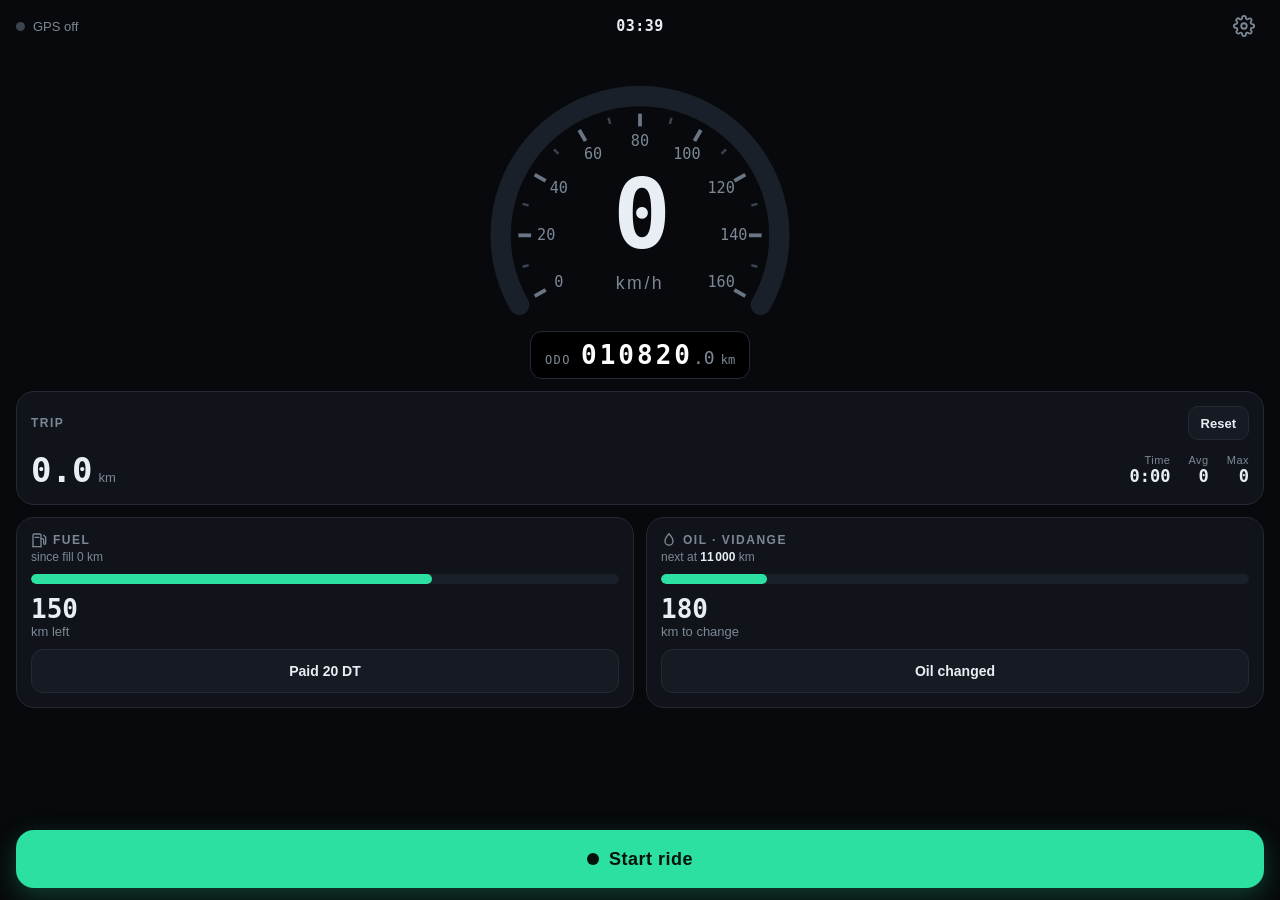
<file: index.html>
<!doctype html>
<html lang="en">
<head>
  <meta charset="utf-8">
  <meta name="viewport" content="width=device-width, initial-scale=1, viewport-fit=cover, user-scalable=no">
  <meta name="theme-color" content="#07090c">
  <meta name="apple-mobile-web-app-capable" content="yes">
  <meta name="mobile-web-app-capable" content="yes">
  <meta name="apple-mobile-web-app-status-bar-style" content="black-translucent">
  <meta name="apple-mobile-web-app-title" content="MotoDash">
  <title>MotoDash</title>
  <link rel="manifest" href="manifest.webmanifest">
  <link rel="icon" href="icons/icon.svg" type="image/svg+xml">
  <link rel="apple-touch-icon" href="icons/apple-touch-icon.png">
  <link rel="stylesheet" href="styles.css">
</head>
<body>
  <div class="app">
    <!-- Status bar -->
    <header class="status">
      <div class="gps" id="gpsStatus"><span class="dot"></span><span id="gpsText">GPS off</span></div>
      <div class="clock" id="clock">--:--</div>
      <div class="status-actions">
        <button class="icon-btn" id="btnSettings" aria-label="Settings">
          <svg viewBox="0 0 24 24" width="22" height="22" fill="none" stroke="currentColor" stroke-width="2" stroke-linecap="round" stroke-linejoin="round"><circle cx="12" cy="12" r="3"/><path d="M19.4 15a1.65 1.65 0 0 0 .33 1.82l.06.06a2 2 0 1 1-2.83 2.83l-.06-.06a1.65 1.65 0 0 0-1.82-.33 1.65 1.65 0 0 0-1 1.51V21a2 2 0 1 1-4 0v-.09A1.65 1.65 0 0 0 9 19.4a1.65 1.65 0 0 0-1.82.33l-.06.06a2 2 0 1 1-2.83-2.83l.06-.06A1.65 1.65 0 0 0 4.68 15a1.65 1.65 0 0 0-1.51-1H3a2 2 0 1 1 0-4h.09A1.65 1.65 0 0 0 4.6 9a1.65 1.65 0 0 0-.33-1.82l-.06-.06a2 2 0 1 1 2.83-2.83l.06.06A1.65 1.65 0 0 0 9 4.68a1.65 1.65 0 0 0 1-1.51V3a2 2 0 1 1 4 0v.09a1.65 1.65 0 0 0 1 1.51 1.65 1.65 0 0 0 1.82-.33l.06-.06a2 2 0 1 1 2.83 2.83l-.06.06A1.65 1.65 0 0 0 19.4 9a1.65 1.65 0 0 0 1.51 1H21a2 2 0 1 1 0 4h-.09a1.65 1.65 0 0 0-1.51 1z"/></svg>
        </button>
      </div>
    </header>

    <!-- Alert banners -->
    <div class="alerts" id="alerts"></div>

    <main class="dash">
      <!-- Speedometer -->
      <section class="gauge-wrap">
        <svg class="gauge" viewBox="0 0 300 230" aria-hidden="true">
          <defs>
            <linearGradient id="arcGrad" gradientUnits="userSpaceOnUse" x1="40" y1="0" x2="260" y2="0">
              <stop offset="0" stop-color="#2be0a0"/>
              <stop offset="0.6" stop-color="#ffc83d"/>
              <stop offset="1" stop-color="#ff4d4d"/>
            </linearGradient>
          </defs>
          <g id="ticks"></g>
          <path id="arcBg" class="arc-bg" d=""/>
          <path id="arcFg" class="arc-fg" d="" stroke="url(#arcGrad)"/>
          <g id="tickLabels"></g>
          <text id="speed" class="speed" x="150" y="150">0</text>
          <text class="speed-unit" x="150" y="182">km/h</text>
        </svg>
        <div class="odo">
          <span class="odo-label">ODO</span>
          <span class="odo-value" id="odo">010820</span><span class="odo-dec" id="odoDec">.0</span>
          <span class="odo-unit">km</span>
        </div>
      </section>

      <!-- Trip -->
      <section class="card trip">
        <div class="card-head">
          <span class="card-title">TRIP</span>
          <button class="chip" id="btnTripReset">Reset</button>
        </div>
        <div class="trip-main"><span id="tripKm">0.0</span><small>km</small></div>
        <div class="trip-stats">
          <div><span class="lbl">Time</span><span id="tripTime">0:00</span></div>
          <div><span class="lbl">Avg</span><span id="tripAvg">0</span></div>
          <div><span class="lbl">Max</span><span id="tripMax">0</span></div>
        </div>
      </section>

      <!-- Fuel -->
      <section class="card fuel" id="fuelCard">
        <div class="card-head">
          <span class="card-title">
            <svg viewBox="0 0 24 24" width="16" height="16" fill="none" stroke="currentColor" stroke-width="2" stroke-linecap="round" stroke-linejoin="round"><path d="M3 22V5a2 2 0 0 1 2-2h8a2 2 0 0 1 2 2v17"/><path d="M3 22h12"/><path d="M15 10h2a2 2 0 0 1 2 2v5a1.5 1.5 0 0 0 3 0V8l-3-3"/><path d="M6 8h6"/></svg>
            FUEL
          </span>
          <span class="card-sub" id="fuelSub">since fill 0 km</span>
        </div>
        <div class="meter"><div class="meter-fill" id="fuelBar"></div></div>
        <div class="card-row">
          <div class="big"><span id="fuelKm">150</span><small>km left</small></div>
          <button class="action" id="btnRefuel">Paid <b id="refuelPriceLbl">20</b> DT</button>
        </div>
      </section>

      <!-- Oil -->
      <section class="card oil" id="oilCard">
        <div class="card-head">
          <span class="card-title">
            <svg viewBox="0 0 24 24" width="16" height="16" fill="none" stroke="currentColor" stroke-width="2" stroke-linecap="round" stroke-linejoin="round"><path d="M12 2.7s-6 6.5-6 11a6 6 0 0 0 12 0c0-4.5-6-11-6-11z"/></svg>
            OIL · VIDANGE
          </span>
          <span class="card-sub">next at <b id="oilNext">11000</b> km</span>
        </div>
        <div class="meter"><div class="meter-fill" id="oilBar"></div></div>
        <div class="card-row">
          <div class="big"><span id="oilLeft">180</span><small>km to change</small></div>
          <button class="action" id="btnOil">Oil changed</button>
        </div>
      </section>
    </main>

    <footer class="ride-bar">
      <button class="ride-btn" id="btnRide">
        <span class="ride-dot"></span><span id="rideLabel">Start ride</span>
      </button>
    </footer>
  </div>

  <!-- Toasts -->
  <div class="toasts" id="toasts"></div>

  <!-- Settings sheet -->
  <div class="sheet-backdrop" id="sheetBackdrop" hidden></div>
  <aside class="sheet" id="sheet" aria-hidden="true">
    <div class="sheet-grab"></div>
    <div class="sheet-head">
      <div class="tabs">
        <button class="tab active" data-tab="settings">Settings</button>
        <button class="tab" data-tab="history">History</button>
      </div>
      <button class="icon-btn" id="btnCloseSheet" aria-label="Close">
        <svg viewBox="0 0 24 24" width="22" height="22" fill="none" stroke="currentColor" stroke-width="2" stroke-linecap="round"><path d="M18 6 6 18M6 6l12 12"/></svg>
      </button>
    </div>

    <div class="sheet-body" data-panel="settings">
      <div class="group">
        <div class="group-title">Alerts</div>
        <div class="row">
          <div><div class="row-title">Notifications</div><div class="row-hint" id="notifHint">Not enabled</div></div>
          <button class="chip" id="btnNotif">Enable</button>
        </div>
        <label class="row">
          <div><div class="row-title">Sound on alerts</div></div>
          <input type="checkbox" class="switch" id="setSound">
        </label>
        <label class="row">
          <div><div class="row-title">Keep screen on while riding</div><div class="row-hint">Keeps GPS tracking alive</div></div>
          <input type="checkbox" class="switch" id="setWake">
        </label>
      </div>

      <div class="group">
        <div class="group-title">Counters</div>
        <label class="row"><span class="row-title">Odometer (km)</span><input type="number" inputmode="decimal" step="0.1" id="setOdo"></label>
        <label class="row"><span class="row-title">Fuel range left (km)</span><input type="number" inputmode="decimal" step="1" id="setFuel"></label>
        <label class="row"><span class="row-title">Last oil change at (km)</span><input type="number" inputmode="decimal" step="1" id="setLastOil"></label>
      </div>

      <div class="group">
        <div class="group-title">Oil (vidange)</div>
        <label class="row"><span class="row-title">Change every (km)</span><input type="number" inputmode="numeric" id="setOilInterval"></label>
        <label class="row"><span class="row-title">Warn when (km) left</span><input type="number" inputmode="numeric" id="setOilWarn"></label>
      </div>

      <div class="group">
        <div class="group-title">Fuel</div>
        <label class="row"><span class="row-title">One fill = (km)</span><input type="number" inputmode="numeric" id="setFuelPerFill"></label>
        <label class="row"><span class="row-title">One fill costs (DT)</span><input type="number" inputmode="decimal" id="setFuelPrice"></label>
        <label class="row"><span class="row-title">Warn when (km) left</span><input type="number" inputmode="numeric" id="setFuelWarn"></label>
      </div>

      <div class="group">
        <div class="group-title">GPS</div>
        <label class="row">
          <div><div class="row-title">Estimate distance during GPS gaps</div><div class="row-hint">Adds straight-line distance when the app was paused</div></div>
          <input type="checkbox" class="switch" id="setGapFill">
        </label>
        <label class="row">
          <div><div class="row-title">Simulation mode</div><div class="row-hint">Fake ride for testing, no GPS</div></div>
          <input type="checkbox" class="switch" id="setSim">
        </label>
        <label class="row"><span class="row-title">Simulation speed-up</span>
          <select id="setSimMul"><option value="1">1×</option><option value="10">10×</option><option value="60">60×</option><option value="300">300×</option></select>
        </label>
      </div>

      <div class="group">
        <div class="group-title">Data</div>
        <div class="row"><span class="row-title">Fuel spent total</span><span class="row-value" id="fuelSpent">0 DT</span></div>
        <div class="row"><span class="row-title">Distance tracked by app</span><span class="row-value" id="appKm">0 km</span></div>
        <div class="row"><span class="row-title">Storage</span><span class="row-value" id="storageInfo">…</span></div>
        <div class="btn-row">
          <button class="chip" id="btnExport">Export backup</button>
          <label class="chip">Import<input type="file" accept="application/json" id="fileImport" hidden></label>
          <button class="chip danger" id="btnReset">Factory reset</button>
        </div>
      </div>
      <p class="foot-note">MotoDash · data stays on this phone</p>
    </div>

    <div class="sheet-body" data-panel="history" hidden>
      <ul class="history" id="historyList"></ul>
    </div>
  </aside>

  <script src="app.js"></script>
</body>
</html>
</file>
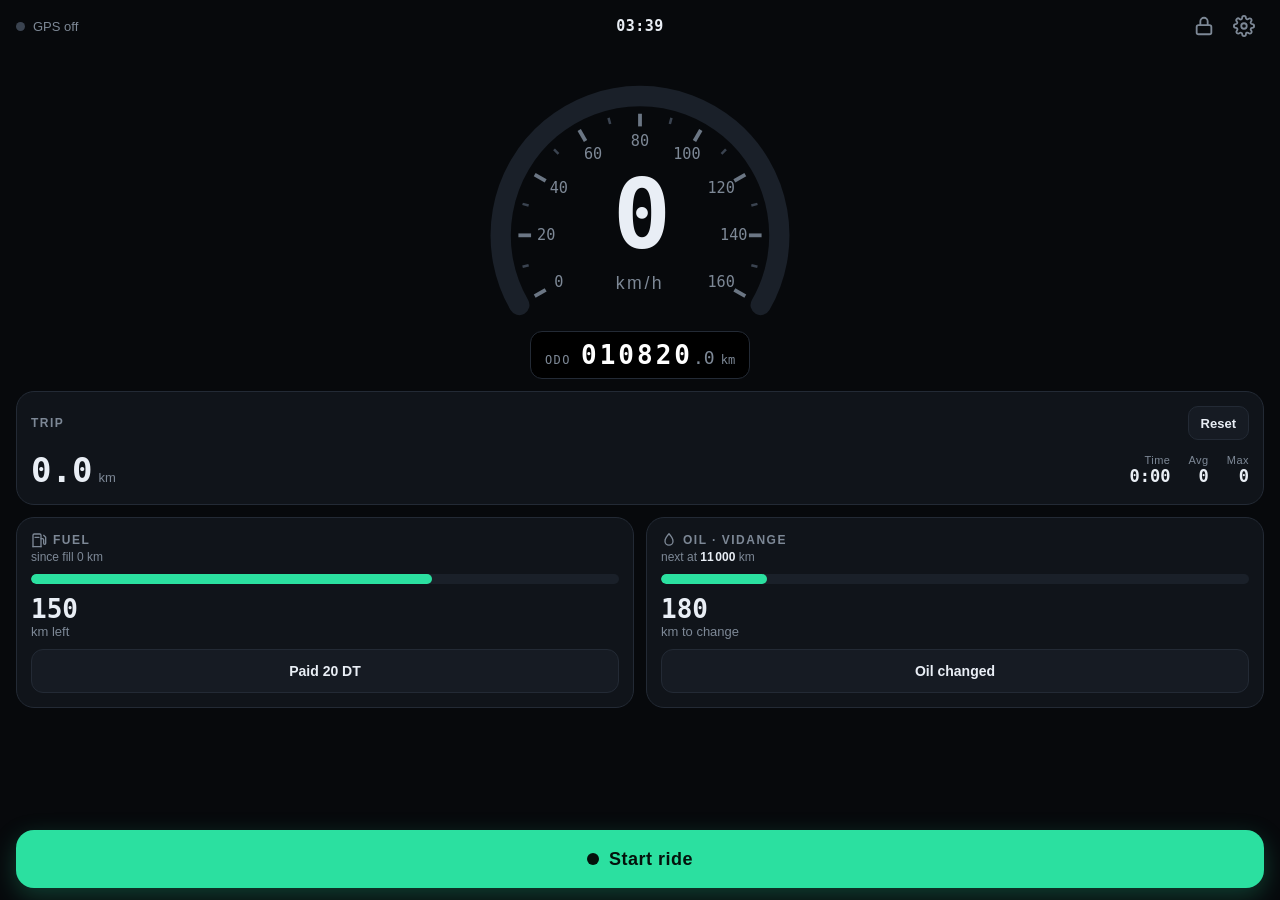
<file: web/index.html>
<!doctype html>
<html lang="en">
<head>
  <meta charset="utf-8">
  <meta name="viewport" content="width=device-width, initial-scale=1, viewport-fit=cover, user-scalable=no">
  <meta name="theme-color" content="#07090c">
  <meta name="apple-mobile-web-app-capable" content="yes">
  <meta name="mobile-web-app-capable" content="yes">
  <meta name="apple-mobile-web-app-status-bar-style" content="black-translucent">
  <meta name="apple-mobile-web-app-title" content="MotoDash">
  <title>MotoDash</title>
  <link rel="manifest" href="manifest.webmanifest">
  <link rel="icon" href="icons/icon.svg" type="image/svg+xml">
  <link rel="apple-touch-icon" href="icons/apple-touch-icon.png">
  <link rel="stylesheet" href="styles.css">
</head>
<body>
  <div class="app">
    <!-- Status bar -->
    <header class="status">
      <div class="gps" id="gpsStatus"><span class="dot"></span><span id="gpsText">GPS off</span></div>
      <div class="clock" id="clock">--:--</div>
      <div class="status-actions">
        <button class="icon-btn" id="btnLock" aria-label="Lock screen">
          <svg viewBox="0 0 24 24" width="22" height="22" fill="none" stroke="currentColor" stroke-width="2" stroke-linecap="round" stroke-linejoin="round"><rect x="4" y="11" width="16" height="10" rx="2"/><path d="M8 11V7a4 4 0 0 1 8 0v4"/></svg>
        </button>
        <button class="icon-btn" id="btnSettings" aria-label="Settings">
          <svg viewBox="0 0 24 24" width="22" height="22" fill="none" stroke="currentColor" stroke-width="2" stroke-linecap="round" stroke-linejoin="round"><circle cx="12" cy="12" r="3"/><path d="M19.4 15a1.65 1.65 0 0 0 .33 1.82l.06.06a2 2 0 1 1-2.83 2.83l-.06-.06a1.65 1.65 0 0 0-1.82-.33 1.65 1.65 0 0 0-1 1.51V21a2 2 0 1 1-4 0v-.09A1.65 1.65 0 0 0 9 19.4a1.65 1.65 0 0 0-1.82.33l-.06.06a2 2 0 1 1-2.83-2.83l.06-.06A1.65 1.65 0 0 0 4.68 15a1.65 1.65 0 0 0-1.51-1H3a2 2 0 1 1 0-4h.09A1.65 1.65 0 0 0 4.6 9a1.65 1.65 0 0 0-.33-1.82l-.06-.06a2 2 0 1 1 2.83-2.83l.06.06A1.65 1.65 0 0 0 9 4.68a1.65 1.65 0 0 0 1-1.51V3a2 2 0 1 1 4 0v.09a1.65 1.65 0 0 0 1 1.51 1.65 1.65 0 0 0 1.82-.33l.06-.06a2 2 0 1 1 2.83 2.83l-.06.06A1.65 1.65 0 0 0 19.4 9a1.65 1.65 0 0 0 1.51 1H21a2 2 0 1 1 0 4h-.09a1.65 1.65 0 0 0-1.51 1z"/></svg>
        </button>
      </div>
    </header>

    <!-- Alert banners -->
    <div class="alerts" id="alerts"></div>

    <main class="dash">
      <!-- Speedometer -->
      <section class="gauge-wrap">
        <svg class="gauge" viewBox="0 0 300 230" aria-hidden="true">
          <defs>
            <linearGradient id="arcGrad" gradientUnits="userSpaceOnUse" x1="40" y1="0" x2="260" y2="0">
              <stop offset="0" stop-color="#2be0a0"/>
              <stop offset="0.6" stop-color="#ffc83d"/>
              <stop offset="1" stop-color="#ff4d4d"/>
            </linearGradient>
          </defs>
          <g id="ticks"></g>
          <path id="arcBg" class="arc-bg" d=""/>
          <path id="arcFg" class="arc-fg" d="" stroke="url(#arcGrad)"/>
          <g id="tickLabels"></g>
          <text id="speed" class="speed" x="150" y="150">0</text>
          <text class="speed-unit" x="150" y="182">km/h</text>
        </svg>
        <div class="odo">
          <span class="odo-label">ODO</span>
          <span class="odo-value" id="odo">010820</span><span class="odo-dec" id="odoDec">.0</span>
          <span class="odo-unit">km</span>
        </div>
      </section>

      <!-- Trip -->
      <section class="card trip">
        <div class="card-head">
          <span class="card-title">TRIP</span>
          <button class="chip" id="btnTripReset">Reset</button>
        </div>
        <div class="trip-main"><span id="tripKm">0.0</span><small>km</small></div>
        <div class="trip-stats">
          <div><span class="lbl">Time</span><span id="tripTime">0:00</span></div>
          <div><span class="lbl">Avg</span><span id="tripAvg">0</span></div>
          <div><span class="lbl">Max</span><span id="tripMax">0</span></div>
        </div>
      </section>

      <!-- Fuel -->
      <section class="card fuel" id="fuelCard">
        <div class="card-head">
          <span class="card-title">
            <svg viewBox="0 0 24 24" width="16" height="16" fill="none" stroke="currentColor" stroke-width="2" stroke-linecap="round" stroke-linejoin="round"><path d="M3 22V5a2 2 0 0 1 2-2h8a2 2 0 0 1 2 2v17"/><path d="M3 22h12"/><path d="M15 10h2a2 2 0 0 1 2 2v5a1.5 1.5 0 0 0 3 0V8l-3-3"/><path d="M6 8h6"/></svg>
            FUEL
          </span>
          <span class="card-sub" id="fuelSub">since fill 0 km</span>
        </div>
        <div class="meter"><div class="meter-fill" id="fuelBar"></div></div>
        <div class="card-row">
          <div class="big"><span id="fuelKm">150</span><small>km left</small></div>
          <button class="action" id="btnRefuel">Paid <b id="refuelPriceLbl">20</b> DT</button>
        </div>
      </section>

      <!-- Oil -->
      <section class="card oil" id="oilCard">
        <div class="card-head">
          <span class="card-title">
            <svg viewBox="0 0 24 24" width="16" height="16" fill="none" stroke="currentColor" stroke-width="2" stroke-linecap="round" stroke-linejoin="round"><path d="M12 2.7s-6 6.5-6 11a6 6 0 0 0 12 0c0-4.5-6-11-6-11z"/></svg>
            OIL · VIDANGE
          </span>
          <span class="card-sub">next at <b id="oilNext">11000</b> km</span>
        </div>
        <div class="meter"><div class="meter-fill" id="oilBar"></div></div>
        <div class="card-row">
          <div class="big"><span id="oilLeft">180</span><small>km to change</small></div>
          <button class="action" id="btnOil">Oil changed</button>
        </div>
      </section>
    </main>

    <footer class="ride-bar">
      <button class="ride-btn" id="btnRide">
        <span class="ride-dot"></span><span id="rideLabel">Start ride</span>
      </button>
    </footer>
  </div>

  <!-- Toasts -->
  <div class="toasts" id="toasts"></div>

  <!-- Screen lock: drag the knob down the left edge, then right along the bottom -->
  <div class="lock" id="lock" hidden>
    <svg class="lock-svg" id="lockSvg" aria-hidden="true">
      <path id="lockPath" class="lock-path"/>
      <path id="lockDone" class="lock-done"/>
    </svg>
    <div class="lock-hint" id="lockHint">Slide ↓ then → to unlock</div>
    <div class="lock-knob" id="lockKnob">
      <svg viewBox="0 0 24 24" width="26" height="26" fill="none" stroke="currentColor" stroke-width="2.2" stroke-linecap="round" stroke-linejoin="round"><rect x="4" y="11" width="16" height="10" rx="2"/><path d="M8 11V7a4 4 0 0 1 8 0v4"/></svg>
    </div>
  </div>

  <!-- Settings sheet -->
  <div class="sheet-backdrop" id="sheetBackdrop" hidden></div>
  <aside class="sheet" id="sheet" aria-hidden="true">
    <div class="sheet-grab"></div>
    <div class="sheet-head">
      <div class="tabs">
        <button class="tab active" data-tab="settings">Settings</button>
        <button class="tab" data-tab="history">History</button>
      </div>
      <button class="icon-btn" id="btnCloseSheet" aria-label="Close">
        <svg viewBox="0 0 24 24" width="22" height="22" fill="none" stroke="currentColor" stroke-width="2" stroke-linecap="round"><path d="M18 6 6 18M6 6l12 12"/></svg>
      </button>
    </div>

    <div class="sheet-body" data-panel="settings">
      <div class="group">
        <div class="group-title">Alerts</div>
        <div class="row">
          <div><div class="row-title">Notifications</div><div class="row-hint" id="notifHint">Not enabled</div></div>
          <button class="chip" id="btnNotif">Enable</button>
        </div>
        <label class="row">
          <div><div class="row-title">Sound on alerts</div></div>
          <input type="checkbox" class="switch" id="setSound">
        </label>
        <label class="row">
          <div><div class="row-title">Keep screen on while riding</div><div class="row-hint">Keeps GPS tracking alive</div></div>
          <input type="checkbox" class="switch" id="setWake">
        </label>
      </div>

      <div class="group">
        <div class="group-title">Counters</div>
        <label class="row"><span class="row-title">Odometer (km)</span><input type="number" inputmode="decimal" step="0.1" id="setOdo"></label>
        <label class="row"><span class="row-title">Fuel range left (km)</span><input type="number" inputmode="decimal" step="1" id="setFuel"></label>
        <label class="row"><span class="row-title">Last oil change at (km)</span><input type="number" inputmode="decimal" step="1" id="setLastOil"></label>
      </div>

      <div class="group">
        <div class="group-title">Missed distance</div>
        <label class="row">
          <div><div class="row-title">Add km</div><div class="row-hint">Counted as ridden: odometer, trip, fuel, oil</div></div>
          <span class="add-km"><input type="number" inputmode="decimal" step="0.1" min="0" placeholder="km" id="addKm"><button class="chip" id="btnAddKm">+KM</button></span>
        </label>
      </div>

      <div class="group">
        <div class="group-title">Oil (vidange)</div>
        <label class="row"><span class="row-title">Change every (km)</span><input type="number" inputmode="numeric" id="setOilInterval"></label>
        <label class="row"><span class="row-title">Warn when (km) left</span><input type="number" inputmode="numeric" id="setOilWarn"></label>
      </div>

      <div class="group">
        <div class="group-title">Fuel</div>
        <label class="row"><span class="row-title">One fill = (km)</span><input type="number" inputmode="numeric" id="setFuelPerFill"></label>
        <label class="row"><span class="row-title">One fill costs (DT)</span><input type="number" inputmode="decimal" id="setFuelPrice"></label>
        <label class="row"><span class="row-title">Warn when (km) left</span><input type="number" inputmode="numeric" id="setFuelWarn"></label>
      </div>

      <div class="group">
        <div class="group-title">GPS</div>
        <label class="row">
          <div><div class="row-title">Estimate distance during GPS gaps</div><div class="row-hint">Adds straight-line distance when the app was paused</div></div>
          <input type="checkbox" class="switch" id="setGapFill">
        </label>
        <label class="row">
          <div><div class="row-title">Simulation mode</div><div class="row-hint">Fake ride for testing, no GPS</div></div>
          <input type="checkbox" class="switch" id="setSim">
        </label>
        <label class="row"><span class="row-title">Simulation speed-up</span>
          <select id="setSimMul"><option value="1">1×</option><option value="10">10×</option><option value="60">60×</option><option value="300">300×</option></select>
        </label>
      </div>

      <div class="group">
        <div class="group-title">Data</div>
        <div class="row"><span class="row-title">Fuel spent total</span><span class="row-value" id="fuelSpent">0 DT</span></div>
        <div class="row"><span class="row-title">Distance tracked by app</span><span class="row-value" id="appKm">0 km</span></div>
        <div class="row"><span class="row-title">Storage</span><span class="row-value" id="storageInfo">…</span></div>
        <div class="btn-row">
          <button class="chip" id="btnExport">Export backup</button>
          <label class="chip">Import<input type="file" accept="application/json" id="fileImport" hidden></label>
          <button class="chip danger" id="btnReset">Factory reset</button>
        </div>
      </div>
      <p class="foot-note">MotoDash · data stays on this phone</p>
    </div>

    <div class="sheet-body" data-panel="history" hidden>
      <ul class="history" id="historyList"></ul>
    </div>
  </aside>

  <script src="app.js"></script>
</body>
</html>
</file>
<file: styles.css>
:root {
  --bg: #07090c;
  --panel: #10141a;
  --panel-2: #161b23;
  --line: #232a35;
  --text: #e9eef5;
  --muted: #7d8896;
  --accent: #2be0a0;
  --warn: #ffc83d;
  --danger: #ff4d4d;
  --info: #4db8ff;
  --mono: ui-monospace, "SF Mono", SFMono-Regular, Menlo, Consolas, monospace;
  --sans: -apple-system, BlinkMacSystemFont, "SF Pro Text", "Segoe UI", Roboto, sans-serif;
  --safe-t: env(safe-area-inset-top, 0px);
  --safe-b: env(safe-area-inset-bottom, 0px);
  --safe-l: env(safe-area-inset-left, 0px);
  --safe-r: env(safe-area-inset-right, 0px);
  color-scheme: dark;
}

* { box-sizing: border-box; -webkit-tap-highlight-color: transparent; }
html, body { margin: 0; height: 100%; }
body {
  background: var(--bg);
  color: var(--text);
  font-family: var(--sans);
  -webkit-font-smoothing: antialiased;
  -webkit-user-select: none;
  user-select: none;
  overscroll-behavior: none;
  font-variant-numeric: tabular-nums;
}
button { font: inherit; color: inherit; border: 0; background: none; cursor: pointer; }
input, select { font: inherit; color: inherit; }

.app {
  min-height: 100dvh;
  display: flex;
  flex-direction: column;
  padding: calc(var(--safe-t) + 6px) calc(var(--safe-r) + 16px) calc(var(--safe-b) + 12px) calc(var(--safe-l) + 16px);
  gap: 12px;
}

/* ---------- Status bar ---------- */
.status { display: grid; grid-template-columns: 1fr auto 1fr; align-items: center; min-height: 40px; }
.gps { display: flex; align-items: center; gap: 8px; font-size: 13px; color: var(--muted); }
.gps .dot { width: 9px; height: 9px; border-radius: 50%; background: #3a4350; flex: none; }
.gps.searching .dot { background: var(--warn); animation: pulse 1s infinite; }
.gps.ok .dot { background: var(--accent); box-shadow: 0 0 8px var(--accent); }
.gps.weak .dot { background: var(--warn); }
.gps.err .dot { background: var(--danger); }
.gps.sim .dot { background: var(--info); box-shadow: 0 0 8px var(--info); }
.clock { font-family: var(--mono); font-size: 15px; font-weight: 600; letter-spacing: .5px; }
.status-actions { display: flex; justify-content: flex-end; }
.icon-btn { width: 40px; height: 40px; display: grid; place-items: center; border-radius: 12px; color: var(--muted); }
.icon-btn:active { background: var(--panel-2); }
@keyframes pulse { 50% { opacity: .3; } }

/* ---------- Alerts ---------- */
.alerts { display: flex; flex-direction: column; gap: 8px; }
.alerts:empty { display: none; }
.alert {
  display: flex; align-items: center; gap: 10px;
  padding: 10px 14px; border-radius: 14px;
  font-size: 14px; font-weight: 600;
  border: 1px solid;
}
.alert.warn { background: rgba(255, 200, 61, .1); border-color: rgba(255, 200, 61, .4); color: var(--warn); }
.alert.danger { background: rgba(255, 77, 77, .12); border-color: rgba(255, 77, 77, .5); color: #ff8080; animation: pulse 1.6s infinite; }

/* ---------- Dashboard ---------- */
.dash { flex: 1; display: grid; grid-template-columns: 1fr 1fr; gap: 12px; align-content: start; }
.gauge-wrap { grid-column: 1 / -1; position: relative; display: flex; flex-direction: column; align-items: center; }
.gauge { width: 100%; max-width: 380px; display: block; }
.arc-bg { fill: none; stroke: #1a2029; stroke-width: 16; stroke-linecap: round; }
.arc-fg { fill: none; stroke-width: 16; stroke-linecap: round; transition: d .25s linear; filter: drop-shadow(0 0 6px rgba(43, 224, 160, .35)); }
.tick { stroke: #3a4350; stroke-width: 2; }
.tick.major { stroke: #6b7684; stroke-width: 3; }
.tick-label { fill: var(--muted); font-size: 12px; font-family: var(--mono); text-anchor: middle; dominant-baseline: middle; }

.speed { fill: var(--text); font-family: var(--mono); font-weight: 700; font-size: 76px; letter-spacing: -3px; text-anchor: middle; }
.speed-unit { fill: var(--muted); font-family: var(--sans); font-size: 14px; letter-spacing: 2px; text-anchor: middle; }

.odo {
  margin-top: -18px;
  display: flex; align-items: baseline; gap: 6px;
  background: #000; border: 1px solid var(--line); border-radius: 12px;
  padding: 8px 14px;
  font-family: var(--mono);
}
.odo-label { color: var(--muted); font-size: 12px; letter-spacing: 1.5px; margin-right: 4px; }
.odo-value { font-size: 26px; font-weight: 700; letter-spacing: 3px; color: #fff; }
.odo-dec { font-size: 18px; color: var(--muted); margin-left: -6px; }
.odo-unit { color: var(--muted); font-size: 12px; }

.card {
  background: var(--panel);
  border: 1px solid var(--line);
  border-radius: 18px;
  padding: 14px;
  display: flex; flex-direction: column; gap: 10px;
  min-width: 0;
}
.card-head { display: flex; justify-content: space-between; align-items: center; gap: 8px; }
.card-title { display: flex; align-items: center; gap: 6px; font-size: 12px; font-weight: 700; letter-spacing: 1.5px; color: var(--muted); }
.card-sub { font-size: 12px; color: var(--muted); white-space: nowrap; }
.card-sub b { color: var(--text); font-weight: 600; }

.trip { grid-column: 1 / -1; flex-direction: row; flex-wrap: wrap; align-items: center; }
.trip .card-head { width: 100%; }
.trip-main { font-family: var(--mono); font-size: 34px; font-weight: 700; flex: 1; }
.trip-main small, .big small { font-family: var(--sans); font-size: 13px; color: var(--muted); font-weight: 500; margin-left: 6px; }
.trip-stats { display: flex; gap: 18px; }
.trip-stats div { display: flex; flex-direction: column; align-items: flex-end; font-family: var(--mono); font-size: 17px; font-weight: 600; }
.trip-stats .lbl { font-family: var(--sans); font-size: 11px; color: var(--muted); font-weight: 500; letter-spacing: .5px; }

.meter { height: 10px; border-radius: 6px; background: #1a2029; overflow: hidden; }
.meter-fill { height: 100%; width: 0; border-radius: 6px; background: var(--accent); transition: width .4s ease, background .4s; }
.card-row { display: flex; align-items: center; justify-content: space-between; gap: 10px; flex-wrap: wrap; }
.fuel .card-head, .oil .card-head { flex-direction: column; align-items: flex-start; gap: 2px; }
.fuel .card-row, .oil .card-row { flex-direction: column; align-items: stretch; }
.big { font-family: var(--mono); font-size: 26px; font-weight: 700; display: flex; flex-direction: column; }
.big small { margin-left: 0; }

.card.is-warn { border-color: rgba(255, 200, 61, .55); }
.card.is-warn .big { color: var(--warn); }
.card.is-warn .meter-fill { background: var(--warn); }
.card.is-danger { border-color: rgba(255, 77, 77, .7); }
.card.is-danger .big { color: var(--danger); }
.card.is-danger .meter-fill { background: var(--danger); }

.action {
  background: var(--panel-2); border: 1px solid var(--line);
  padding: 10px 12px; border-radius: 12px;
  font-size: 14px; font-weight: 600;
  min-height: 44px;
}
.action:active, .chip:active { transform: scale(.97); background: #1f2631; }
.chip {
  display: inline-flex; align-items: center; justify-content: center;
  background: var(--panel-2); border: 1px solid var(--line);
  padding: 6px 12px; border-radius: 10px;
  font-size: 13px; font-weight: 600; min-height: 34px;
}
.chip.armed { background: var(--danger); border-color: var(--danger); color: #fff; }
.chip.danger { color: var(--danger); }

/* ---------- Ride button ---------- */
.ride-bar { position: sticky; bottom: calc(var(--safe-b) + 8px); }
.ride-btn {
  width: 100%; min-height: 58px; border-radius: 18px;
  background: var(--accent); color: #04120c;
  font-size: 18px; font-weight: 800; letter-spacing: .5px;
  display: flex; align-items: center; justify-content: center; gap: 10px;
  box-shadow: 0 8px 24px rgba(43, 224, 160, .25);
}
.ride-btn .ride-dot { width: 12px; height: 12px; border-radius: 50%; background: currentColor; }
.ride-btn.on { background: #2a1416; color: #ff8080; border: 1px solid rgba(255, 77, 77, .5); box-shadow: none; }
.ride-btn.on .ride-dot { border-radius: 3px; background: var(--danger); }
.ride-btn:active { transform: scale(.98); }

/* ---------- Toasts ---------- */
.toasts {
  position: fixed; left: 0; right: 0; top: calc(var(--safe-t) + 8px);
  display: flex; flex-direction: column; align-items: center; gap: 8px;
  pointer-events: none; z-index: 50; padding: 0 16px;
}
.toast {
  pointer-events: auto;
  max-width: 440px; width: 100%;
  background: rgba(22, 27, 35, .96); backdrop-filter: blur(12px); -webkit-backdrop-filter: blur(12px);
  border: 1px solid var(--line); border-left: 4px solid var(--info);
  border-radius: 14px; padding: 12px 14px;
  box-shadow: 0 10px 30px rgba(0, 0, 0, .5);
  animation: toastIn .25s ease;
}
.toast.warn { border-left-color: var(--warn); }
.toast.danger { border-left-color: var(--danger); }
.toast.ok { border-left-color: var(--accent); }
.toast-title { font-weight: 700; font-size: 15px; }
.toast-body { font-size: 13px; color: var(--muted); margin-top: 2px; }
.toast.out { opacity: 0; transform: translateY(-8px); transition: .3s; }
@keyframes toastIn { from { opacity: 0; transform: translateY(-12px); } }

/* ---------- Sheet ---------- */
.sheet-backdrop { position: fixed; inset: 0; background: rgba(0, 0, 0, .55); z-index: 30; }
.sheet {
  position: fixed; left: 0; right: 0; bottom: 0; z-index: 40;
  max-height: 88dvh; display: flex; flex-direction: column;
  background: var(--panel); border-top: 1px solid var(--line);
  border-radius: 22px 22px 0 0;
  padding: 8px calc(var(--safe-r) + 16px) calc(var(--safe-b) + 12px) calc(var(--safe-l) + 16px);
  transform: translateY(105%); transition: transform .3s cubic-bezier(.2, .8, .2, 1);
  max-width: 640px; margin: 0 auto;
}
.sheet.open { transform: none; }
.sheet-grab { width: 40px; height: 5px; border-radius: 3px; background: #3a4350; margin: 0 auto 8px; }
.sheet-head { display: flex; align-items: center; justify-content: space-between; }
.tabs { display: flex; gap: 4px; background: var(--bg); padding: 4px; border-radius: 12px; }
.tab { padding: 6px 14px; border-radius: 9px; font-size: 14px; font-weight: 600; color: var(--muted); }
.tab.active { background: var(--panel-2); color: var(--text); }
.sheet-body { overflow-y: auto; -webkit-overflow-scrolling: touch; padding: 8px 0 4px; -webkit-user-select: text; user-select: text; }
.group { margin-top: 14px; }
.group-title { font-size: 12px; font-weight: 700; letter-spacing: 1.2px; color: var(--muted); text-transform: uppercase; margin: 0 4px 6px; }
.row {
  display: flex; align-items: center; justify-content: space-between; gap: 12px;
  background: var(--panel-2); padding: 10px 14px; min-height: 50px;
  border-bottom: 1px solid var(--line);
}
.group > .row:first-of-type, .group > .group-title + .row { border-radius: 12px 12px 0 0; }
.group > .row:last-child, .group > .row:last-of-type { border-radius: 0 0 12px 12px; border-bottom: 0; }
.group > .group-title + .row:last-of-type { border-radius: 12px; }
.row-title { font-size: 15px; }
.row-hint { font-size: 12px; color: var(--muted); margin-top: 2px; }
.row-value { font-family: var(--mono); color: var(--muted); font-size: 14px; }
.row input[type=number], .row select {
  width: 110px; text-align: right;
  background: var(--bg); border: 1px solid var(--line); border-radius: 9px;
  padding: 7px 10px; font-size: 16px; font-family: var(--mono);
}
.btn-row { display: flex; flex-wrap: wrap; gap: 8px; margin-top: 10px; }
.foot-note { text-align: center; color: var(--muted); font-size: 12px; margin: 18px 0 4px; }

.switch {
  appearance: none; -webkit-appearance: none;
  width: 50px; height: 30px; border-radius: 15px; flex: none;
  background: #3a4350; position: relative; transition: background .2s; margin: 0;
}
.switch::after {
  content: ""; position: absolute; top: 3px; left: 3px;
  width: 24px; height: 24px; border-radius: 50%; background: #fff;
  transition: transform .2s;
}
.switch:checked { background: var(--accent); }
.switch:checked::after { transform: translateX(20px); }

.history { list-style: none; margin: 0; padding: 0; }
.history li {
  display: grid; grid-template-columns: auto 1fr auto; gap: 4px 12px; align-items: center;
  padding: 12px 4px; border-bottom: 1px solid var(--line);
}
.history .h-ico { width: 34px; height: 34px; border-radius: 10px; display: grid; place-items: center; background: var(--panel-2); font-size: 16px; grid-row: span 2; }
.history .h-title { font-weight: 600; font-size: 15px; }
.history .h-meta { font-size: 12px; color: var(--muted); }
.history .h-odo { font-family: var(--mono); color: var(--muted); font-size: 13px; grid-row: span 2; }
.history .empty { color: var(--muted); text-align: center; padding: 40px 0; display: block; border: 0; }

/* ---------- Landscape (phone on handlebar sideways) ---------- */
@media (orientation: landscape) and (max-height: 560px) {
  .app { padding-top: calc(var(--safe-t) + 4px); gap: 8px; }
  .dash { grid-template-columns: 1.25fr 1fr 1fr; grid-template-rows: auto auto; }
  .gauge-wrap { grid-column: 1; grid-row: 1 / span 2; }
  .gauge { max-width: 320px; }
  .trip { grid-column: 2 / -1; }
  .ride-btn { min-height: 48px; }
}

@media (min-width: 720px) and (orientation: portrait) {
  .app { max-width: 640px; margin: 0 auto; }
}
</file>
<file: web/styles.css>
:root {
  --bg: #07090c;
  --panel: #10141a;
  --panel-2: #161b23;
  --line: #232a35;
  --text: #e9eef5;
  --muted: #7d8896;
  --accent: #2be0a0;
  --warn: #ffc83d;
  --danger: #ff4d4d;
  --info: #4db8ff;
  --mono: ui-monospace, "SF Mono", SFMono-Regular, Menlo, Consolas, monospace;
  --sans: -apple-system, BlinkMacSystemFont, "SF Pro Text", "Segoe UI", Roboto, sans-serif;
  --safe-t: env(safe-area-inset-top, 0px);
  --safe-b: env(safe-area-inset-bottom, 0px);
  --safe-l: env(safe-area-inset-left, 0px);
  --safe-r: env(safe-area-inset-right, 0px);
  color-scheme: dark;
}

* { box-sizing: border-box; -webkit-tap-highlight-color: transparent; }
html, body { margin: 0; height: 100%; }
body {
  background: var(--bg);
  color: var(--text);
  font-family: var(--sans);
  -webkit-font-smoothing: antialiased;
  -webkit-user-select: none;
  user-select: none;
  overscroll-behavior: none;
  font-variant-numeric: tabular-nums;
}
button { font: inherit; color: inherit; border: 0; background: none; cursor: pointer; }
input, select { font: inherit; color: inherit; }

.app {
  min-height: 100dvh;
  display: flex;
  flex-direction: column;
  padding: calc(var(--safe-t) + 6px) calc(var(--safe-r) + 16px) calc(var(--safe-b) + 12px) calc(var(--safe-l) + 16px);
  gap: 12px;
}

/* ---------- Status bar ---------- */
.status { display: grid; grid-template-columns: 1fr auto 1fr; align-items: center; min-height: 40px; }
.gps { display: flex; align-items: center; gap: 8px; font-size: 13px; color: var(--muted); }
.gps .dot { width: 9px; height: 9px; border-radius: 50%; background: #3a4350; flex: none; }
.gps.searching .dot { background: var(--warn); animation: pulse 1s infinite; }
.gps.ok .dot { background: var(--accent); box-shadow: 0 0 8px var(--accent); }
.gps.weak .dot { background: var(--warn); }
.gps.err .dot { background: var(--danger); }
.gps.sim .dot { background: var(--info); box-shadow: 0 0 8px var(--info); }
.clock { font-family: var(--mono); font-size: 15px; font-weight: 600; letter-spacing: .5px; }
.status-actions { display: flex; justify-content: flex-end; }
.icon-btn { width: 40px; height: 40px; display: grid; place-items: center; border-radius: 12px; color: var(--muted); }
.icon-btn:active { background: var(--panel-2); }
@keyframes pulse { 50% { opacity: .3; } }

/* ---------- Alerts ---------- */
.alerts { display: flex; flex-direction: column; gap: 8px; }
.alerts:empty { display: none; }
.alert {
  display: flex; align-items: center; gap: 10px;
  padding: 10px 14px; border-radius: 14px;
  font-size: 14px; font-weight: 600;
  border: 1px solid;
}
.alert.warn { background: rgba(255, 200, 61, .1); border-color: rgba(255, 200, 61, .4); color: var(--warn); }
.alert.danger { background: rgba(255, 77, 77, .12); border-color: rgba(255, 77, 77, .5); color: #ff8080; animation: pulse 1.6s infinite; }

/* ---------- Dashboard ---------- */
.dash { flex: 1; display: grid; grid-template-columns: 1fr 1fr; gap: 12px; align-content: start; }
.gauge-wrap { grid-column: 1 / -1; position: relative; display: flex; flex-direction: column; align-items: center; }
.gauge { width: 100%; max-width: 380px; display: block; }
.arc-bg { fill: none; stroke: #1a2029; stroke-width: 16; stroke-linecap: round; }
.arc-fg { fill: none; stroke-width: 16; stroke-linecap: round; transition: d .25s linear; filter: drop-shadow(0 0 6px rgba(43, 224, 160, .35)); }
.tick { stroke: #3a4350; stroke-width: 2; }
.tick.major { stroke: #6b7684; stroke-width: 3; }
.tick-label { fill: var(--muted); font-size: 12px; font-family: var(--mono); text-anchor: middle; dominant-baseline: middle; }

.speed { fill: var(--text); font-family: var(--mono); font-weight: 700; font-size: 76px; letter-spacing: -3px; text-anchor: middle; }
.speed-unit { fill: var(--muted); font-family: var(--sans); font-size: 14px; letter-spacing: 2px; text-anchor: middle; }

.odo {
  margin-top: -18px;
  display: flex; align-items: baseline; gap: 6px;
  background: #000; border: 1px solid var(--line); border-radius: 12px;
  padding: 8px 14px;
  font-family: var(--mono);
}
.odo-label { color: var(--muted); font-size: 12px; letter-spacing: 1.5px; margin-right: 4px; }
.odo-value { font-size: 26px; font-weight: 700; letter-spacing: 3px; color: #fff; }
.odo-dec { font-size: 18px; color: var(--muted); margin-left: -6px; }
.odo-unit { color: var(--muted); font-size: 12px; }

.card {
  background: var(--panel);
  border: 1px solid var(--line);
  border-radius: 18px;
  padding: 14px;
  display: flex; flex-direction: column; gap: 10px;
  min-width: 0;
}
.card-head { display: flex; justify-content: space-between; align-items: center; gap: 8px; }
.card-title { display: flex; align-items: center; gap: 6px; font-size: 12px; font-weight: 700; letter-spacing: 1.5px; color: var(--muted); }
.card-sub { font-size: 12px; color: var(--muted); white-space: nowrap; }
.card-sub b { color: var(--text); font-weight: 600; }

.trip { grid-column: 1 / -1; flex-direction: row; flex-wrap: wrap; align-items: center; }
.trip .card-head { width: 100%; }
.trip-main { font-family: var(--mono); font-size: 34px; font-weight: 700; flex: 1; }
.trip-main small, .big small { font-family: var(--sans); font-size: 13px; color: var(--muted); font-weight: 500; margin-left: 6px; }
.trip-stats { display: flex; gap: 18px; }
.trip-stats div { display: flex; flex-direction: column; align-items: flex-end; font-family: var(--mono); font-size: 17px; font-weight: 600; }
.trip-stats .lbl { font-family: var(--sans); font-size: 11px; color: var(--muted); font-weight: 500; letter-spacing: .5px; }

.meter { height: 10px; border-radius: 6px; background: #1a2029; overflow: hidden; }
.meter-fill { height: 100%; width: 0; border-radius: 6px; background: var(--accent); transition: width .4s ease, background .4s; }
.card-row { display: flex; align-items: center; justify-content: space-between; gap: 10px; flex-wrap: wrap; }
.fuel .card-head, .oil .card-head { flex-direction: column; align-items: flex-start; gap: 2px; }
.fuel .card-row, .oil .card-row { flex-direction: column; align-items: stretch; }
.big { font-family: var(--mono); font-size: 26px; font-weight: 700; display: flex; flex-direction: column; }
.big small { margin-left: 0; }

.card.is-warn { border-color: rgba(255, 200, 61, .55); }
.card.is-warn .big { color: var(--warn); }
.card.is-warn .meter-fill { background: var(--warn); }
.card.is-danger { border-color: rgba(255, 77, 77, .7); }
.card.is-danger .big { color: var(--danger); }
.card.is-danger .meter-fill { background: var(--danger); }

.action {
  background: var(--panel-2); border: 1px solid var(--line);
  padding: 10px 12px; border-radius: 12px;
  font-size: 14px; font-weight: 600;
  min-height: 44px;
}
.action:active, .chip:active { transform: scale(.97); background: #1f2631; }
.chip {
  display: inline-flex; align-items: center; justify-content: center;
  background: var(--panel-2); border: 1px solid var(--line);
  padding: 6px 12px; border-radius: 10px;
  font-size: 13px; font-weight: 600; min-height: 34px;
}
.chip.armed { background: var(--danger); border-color: var(--danger); color: #fff; }
.chip.danger { color: var(--danger); }

/* ---------- Ride button ---------- */
.ride-bar { position: sticky; bottom: calc(var(--safe-b) + 8px); }
.ride-btn {
  width: 100%; min-height: 58px; border-radius: 18px;
  background: var(--accent); color: #04120c;
  font-size: 18px; font-weight: 800; letter-spacing: .5px;
  display: flex; align-items: center; justify-content: center; gap: 10px;
  box-shadow: 0 8px 24px rgba(43, 224, 160, .25);
}
.ride-btn .ride-dot { width: 12px; height: 12px; border-radius: 50%; background: currentColor; }
.ride-btn.on { background: #2a1416; color: #ff8080; border: 1px solid rgba(255, 77, 77, .5); box-shadow: none; }
.ride-btn.on .ride-dot { border-radius: 3px; background: var(--danger); }
.ride-btn:active { transform: scale(.98); }

/* ---------- Toasts ---------- */
.toasts {
  position: fixed; left: 0; right: 0; top: calc(var(--safe-t) + 8px);
  display: flex; flex-direction: column; align-items: center; gap: 8px;
  pointer-events: none; z-index: 50; padding: 0 16px;
}
.toast {
  pointer-events: auto;
  max-width: 440px; width: 100%;
  background: rgba(22, 27, 35, .96); backdrop-filter: blur(12px); -webkit-backdrop-filter: blur(12px);
  border: 1px solid var(--line); border-left: 4px solid var(--info);
  border-radius: 14px; padding: 12px 14px;
  box-shadow: 0 10px 30px rgba(0, 0, 0, .5);
  animation: toastIn .25s ease;
}
.toast.warn { border-left-color: var(--warn); }
.toast.danger { border-left-color: var(--danger); }
.toast.ok { border-left-color: var(--accent); }
.toast-title { font-weight: 700; font-size: 15px; }
.toast-body { font-size: 13px; color: var(--muted); margin-top: 2px; }
.toast.out { opacity: 0; transform: translateY(-8px); transition: .3s; }
@keyframes toastIn { from { opacity: 0; transform: translateY(-12px); } }

/* ---------- Sheet ---------- */
.sheet-backdrop { position: fixed; inset: 0; background: rgba(0, 0, 0, .55); z-index: 30; }
.sheet {
  position: fixed; left: 0; right: 0; bottom: 0; z-index: 40;
  max-height: 88dvh; display: flex; flex-direction: column;
  background: var(--panel); border-top: 1px solid var(--line);
  border-radius: 22px 22px 0 0;
  padding: 8px calc(var(--safe-r) + 16px) calc(var(--safe-b) + 12px) calc(var(--safe-l) + 16px);
  transform: translateY(105%); transition: transform .3s cubic-bezier(.2, .8, .2, 1);
  max-width: 640px; margin: 0 auto;
}
.sheet.open { transform: none; }
.sheet-grab { width: 40px; height: 5px; border-radius: 3px; background: #3a4350; margin: 0 auto 8px; }
.sheet-head { display: flex; align-items: center; justify-content: space-between; }
.tabs { display: flex; gap: 4px; background: var(--bg); padding: 4px; border-radius: 12px; }
.tab { padding: 6px 14px; border-radius: 9px; font-size: 14px; font-weight: 600; color: var(--muted); }
.tab.active { background: var(--panel-2); color: var(--text); }
.sheet-body { overflow-y: auto; -webkit-overflow-scrolling: touch; padding: 8px 0 4px; -webkit-user-select: text; user-select: text; }
.group { margin-top: 14px; }
.group-title { font-size: 12px; font-weight: 700; letter-spacing: 1.2px; color: var(--muted); text-transform: uppercase; margin: 0 4px 6px; }
.row {
  display: flex; align-items: center; justify-content: space-between; gap: 12px;
  background: var(--panel-2); padding: 10px 14px; min-height: 50px;
  border-bottom: 1px solid var(--line);
}
.group > .row:first-of-type, .group > .group-title + .row { border-radius: 12px 12px 0 0; }
.group > .row:last-child, .group > .row:last-of-type { border-radius: 0 0 12px 12px; border-bottom: 0; }
.group > .group-title + .row:last-of-type { border-radius: 12px; }
.row-title { font-size: 15px; }
.row-hint { font-size: 12px; color: var(--muted); margin-top: 2px; }
.row-value { font-family: var(--mono); color: var(--muted); font-size: 14px; }
.row input[type=number], .row select {
  width: 110px; text-align: right;
  background: var(--bg); border: 1px solid var(--line); border-radius: 9px;
  padding: 7px 10px; font-size: 16px; font-family: var(--mono);
}
.add-km { display: flex; align-items: center; gap: 8px; flex: none; }
.row .add-km input[type=number] { width: 84px; }
.add-km .chip { min-height: 38px; min-width: 64px; }
.btn-row { display: flex; flex-wrap: wrap; gap: 8px; margin-top: 10px; }
.foot-note { text-align: center; color: var(--muted); font-size: 12px; margin: 18px 0 4px; }

.switch {
  appearance: none; -webkit-appearance: none;
  width: 50px; height: 30px; border-radius: 15px; flex: none;
  background: #3a4350; position: relative; transition: background .2s; margin: 0;
}
.switch::after {
  content: ""; position: absolute; top: 3px; left: 3px;
  width: 24px; height: 24px; border-radius: 50%; background: #fff;
  transition: transform .2s;
}
.switch:checked { background: var(--accent); }
.switch:checked::after { transform: translateX(20px); }

.history { list-style: none; margin: 0; padding: 0; }
.history li {
  display: grid; grid-template-columns: auto 1fr auto; gap: 4px 12px; align-items: center;
  padding: 12px 4px; border-bottom: 1px solid var(--line);
}
.history .h-ico { width: 34px; height: 34px; border-radius: 10px; display: grid; place-items: center; background: var(--panel-2); font-size: 16px; grid-row: span 2; }
.history .h-title { font-weight: 600; font-size: 15px; }
.history .h-meta { font-size: 12px; color: var(--muted); }
.history .h-odo { font-family: var(--mono); color: var(--muted); font-size: 13px; grid-row: span 2; }
.history .empty { color: var(--muted); text-align: center; padding: 40px 0; display: block; border: 0; }

/* ---------- Screen lock ---------- */
.lock {
  position: fixed; inset: 0; z-index: 100;
  /* padding = safe areas, read by JS to place the track */
  padding: var(--safe-t) var(--safe-r) var(--safe-b) var(--safe-l);
  background: rgba(0, 0, 0, .12);
  touch-action: none; -webkit-touch-callout: none;
}
.lock[hidden] { display: none; }
.lock-svg { position: absolute; inset: 0; width: 100%; height: 100%; pointer-events: none; }
.lock-path, .lock-done { fill: none; stroke-width: 60; stroke-linecap: round; stroke-linejoin: round; }
.lock-path { stroke: rgba(43, 224, 160, .09); }
.lock-done { stroke: rgba(43, 224, 160, .35); }
.lock-knob {
  position: absolute; left: 0; top: 0; width: 60px; height: 60px; border-radius: 50%;
  display: grid; place-items: center;
  background: var(--accent); color: #04120c;
  box-shadow: 0 0 0 6px rgba(43, 224, 160, .18), 0 6px 18px rgba(0, 0, 0, .5);
  pointer-events: none;
}
.lock-knob.held { box-shadow: 0 0 0 12px rgba(43, 224, 160, .25), 0 6px 18px rgba(0, 0, 0, .5); }
.lock-knob.back { transition: transform .3s ease; }
.lock-hint {
  position: absolute; font-size: 13px; font-weight: 600; color: var(--accent);
  background: rgba(7, 9, 12, .8); padding: 6px 10px; border-radius: 10px; white-space: nowrap;
  pointer-events: none; opacity: .75;
}
.lock.nudge .lock-path { animation: lockNudge .9s ease; }
.lock.nudge .lock-hint { animation: lockHint .9s ease; }
@keyframes lockNudge { 30% { stroke: rgba(43, 224, 160, .4); } }
@keyframes lockHint { 30% { opacity: 1; transform: scale(1.08); } }

/* ---------- Landscape (phone on handlebar sideways) ---------- */
@media (orientation: landscape) and (max-height: 560px) {
  .app { padding-top: calc(var(--safe-t) + 4px); gap: 8px; }
  .dash { grid-template-columns: 1.25fr 1fr 1fr; grid-template-rows: auto auto; }
  .gauge-wrap { grid-column: 1; grid-row: 1 / span 2; }
  .gauge { max-width: 320px; }
  .trip { grid-column: 2 / -1; }
  .ride-btn { min-height: 48px; }
}

@media (min-width: 720px) and (orientation: portrait) {
  .app { max-width: 640px; margin: 0 auto; }
}
</file>
